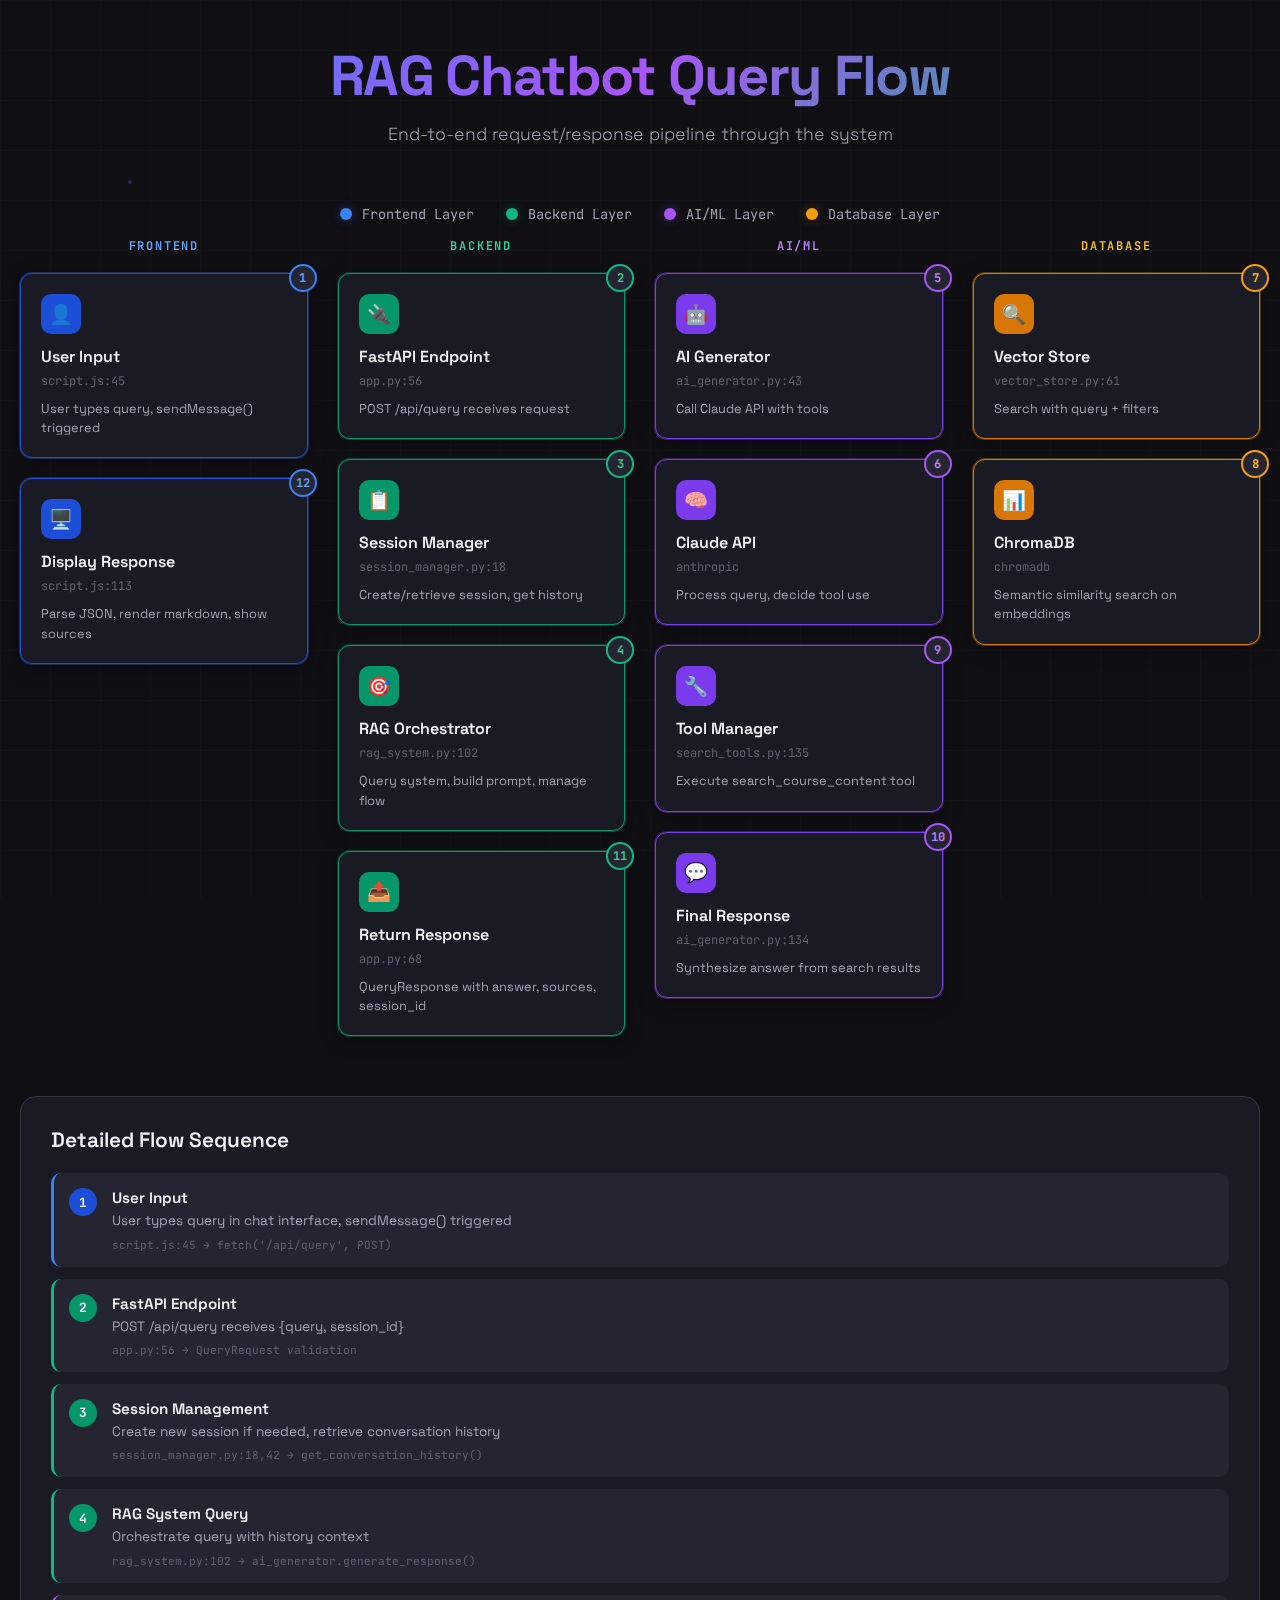
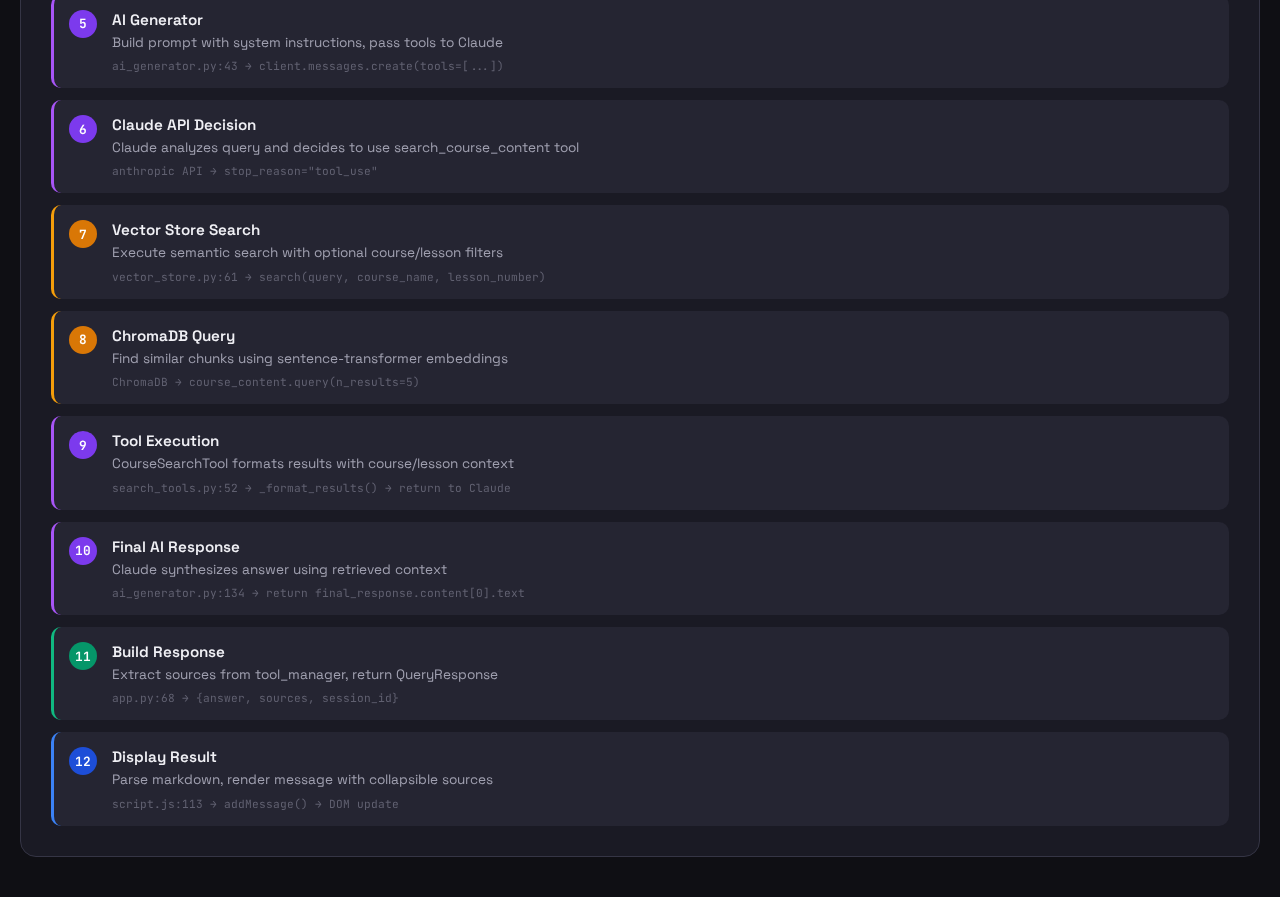
<file: rag_flow_diagram.html>
<!DOCTYPE html>
<html lang="en">
<head>
    <meta charset="UTF-8">
    <meta name="viewport" content="width=device-width, initial-scale=1.0">
    <title>RAG Chatbot - Query Flow Diagram</title>
    <link rel="preconnect" href="https://fonts.googleapis.com">
    <link rel="preconnect" href="https://fonts.gstatic.com" crossorigin>
    <link href="https://fonts.googleapis.com/css2?family=JetBrains+Mono:wght@400;500;600;700&family=Space+Grotesk:wght@300;400;500;600;700&display=swap" rel="stylesheet">
    <style>
        * {
            margin: 0;
            padding: 0;
            box-sizing: border-box;
        }

        :root {
            --color-frontend: #3b82f6;
            --color-frontend-light: #60a5fa;
            --color-frontend-dark: #1d4ed8;
            --color-backend: #10b981;
            --color-backend-light: #34d399;
            --color-backend-dark: #059669;
            --color-ai: #a855f7;
            --color-ai-light: #c084fc;
            --color-ai-dark: #7c3aed;
            --color-db: #f59e0b;
            --color-db-light: #fbbf24;
            --color-db-dark: #d97706;
            --bg-primary: #0f0f14;
            --bg-secondary: #1a1a24;
            --bg-tertiary: #252532;
            --text-primary: #f0f0f5;
            --text-secondary: #a0a0b0;
            --text-muted: #606070;
            --border-color: #353545;
            --glow-frontend: rgba(59, 130, 246, 0.3);
            --glow-backend: rgba(16, 185, 129, 0.3);
            --glow-ai: rgba(168, 85, 247, 0.3);
            --glow-db: rgba(245, 158, 11, 0.3);
        }

        body {
            font-family: 'Space Grotesk', sans-serif;
            background: var(--bg-primary);
            color: var(--text-primary);
            min-height: 100vh;
            overflow-x: auto;
            padding: 40px 20px;
        }

        .container {
            max-width: 1600px;
            margin: 0 auto;
        }

        .header {
            text-align: center;
            margin-bottom: 60px;
        }

        .header h1 {
            font-size: clamp(2rem, 5vw, 3.5rem);
            font-weight: 700;
            letter-spacing: -0.03em;
            background: linear-gradient(135deg, var(--color-frontend), var(--color-ai), var(--color-backend));
            -webkit-background-clip: text;
            -webkit-text-fill-color: transparent;
            background-clip: text;
            margin-bottom: 12px;
        }

        .header p {
            color: var(--text-secondary);
            font-size: 1.1rem;
            font-weight: 300;
        }

        .legend {
            display: flex;
            justify-content: center;
            gap: 32px;
            margin-bottom: 50px;
            flex-wrap: wrap;
        }

        .legend-item {
            display: flex;
            align-items: center;
            gap: 10px;
            font-family: 'JetBrains Mono', monospace;
            font-size: 0.85rem;
            color: var(--text-secondary);
        }

        .legend-dot {
            width: 12px;
            height: 12px;
            border-radius: 50%;
        }

        .legend-dot.frontend { background: var(--color-frontend); box-shadow: 0 0 12px var(--glow-frontend); }
        .legend-dot.backend { background: var(--color-backend); box-shadow: 0 0 12px var(--glow-backend); }
        .legend-dot.ai { background: var(--color-ai); box-shadow: 0 0 12px var(--glow-ai); }
        .legend-dot.db { background: var(--color-db); box-shadow: 0 0 12px var(--glow-db); }

        .diagram {
            display: grid;
            grid-template-columns: repeat(4, 1fr);
            gap: 30px;
            position: relative;
        }

        .layer {
            display: flex;
            flex-direction: column;
            gap: 20px;
            position: relative;
        }

        .layer-label {
            position: absolute;
            top: -35px;
            left: 50%;
            transform: translateX(-50%);
            font-family: 'JetBrains Mono', monospace;
            font-size: 0.75rem;
            font-weight: 600;
            text-transform: uppercase;
            letter-spacing: 0.15em;
            white-space: nowrap;
        }

        .layer-label.frontend { color: var(--color-frontend-light); }
        .layer-label.backend { color: var(--color-backend-light); }
        .layer-label.ai { color: var(--color-ai-light); }
        .layer-label.db { color: var(--color-db-light); }

        .node {
            background: var(--bg-secondary);
            border: 1px solid var(--border-color);
            border-radius: 12px;
            padding: 20px;
            position: relative;
            transition: all 0.3s ease;
            cursor: pointer;
        }

        .node:hover {
            transform: translateY(-2px);
        }

        .node.frontend {
            border-color: var(--color-frontend-dark);
            box-shadow: 0 0 0 1px var(--glow-frontend), 0 4px 20px rgba(0,0,0,0.3);
        }

        .node.frontend:hover {
            box-shadow: 0 0 0 1px var(--color-frontend), 0 0 30px var(--glow-frontend);
        }

        .node.backend {
            border-color: var(--color-backend-dark);
            box-shadow: 0 0 0 1px var(--glow-backend), 0 4px 20px rgba(0,0,0,0.3);
        }

        .node.backend:hover {
            box-shadow: 0 0 0 1px var(--color-backend), 0 0 30px var(--glow-backend);
        }

        .node.ai {
            border-color: var(--color-ai-dark);
            box-shadow: 0 0 0 1px var(--glow-ai), 0 4px 20px rgba(0,0,0,0.3);
        }

        .node.ai:hover {
            box-shadow: 0 0 0 1px var(--color-ai), 0 0 30px var(--glow-ai);
        }

        .node.db {
            border-color: var(--color-db-dark);
            box-shadow: 0 0 0 1px var(--glow-db), 0 4px 20px rgba(0,0,0,0.3);
        }

        .node.db:hover {
            box-shadow: 0 0 0 1px var(--color-db), 0 0 30px var(--glow-db);
        }

        .node-icon {
            width: 40px;
            height: 40px;
            border-radius: 10px;
            display: flex;
            align-items: center;
            justify-content: center;
            margin-bottom: 12px;
            font-size: 1.2rem;
        }

        .node.frontend .node-icon { background: var(--color-frontend-dark); }
        .node.backend .node-icon { background: var(--color-backend-dark); }
        .node.ai .node-icon { background: var(--color-ai-dark); }
        .node.db .node-icon { background: var(--color-db-dark); }

        .node-title {
            font-weight: 600;
            font-size: 1rem;
            margin-bottom: 6px;
            color: var(--text-primary);
        }

        .node-file {
            font-family: 'JetBrains Mono', monospace;
            font-size: 0.75rem;
            color: var(--text-muted);
            margin-bottom: 10px;
        }

        .node-desc {
            font-size: 0.8rem;
            color: var(--text-secondary);
            line-height: 1.5;
        }

        .step-number {
            position: absolute;
            top: -10px;
            right: -10px;
            width: 28px;
            height: 28px;
            border-radius: 50%;
            background: var(--bg-tertiary);
            border: 2px solid var(--border-color);
            display: flex;
            align-items: center;
            justify-content: center;
            font-family: 'JetBrains Mono', monospace;
            font-size: 0.75rem;
            font-weight: 600;
        }

        .step-number.frontend { border-color: var(--color-frontend); color: var(--color-frontend-light); }
        .step-number.backend { border-color: var(--color-backend); color: var(--color-backend-light); }
        .step-number.ai { border-color: var(--color-ai); color: var(--color-ai-light); }
        .step-number.db { border-color: var(--color-db); color: var(--color-db-light); }

        .arrows {
            position: absolute;
            top: 0;
            left: 0;
            width: 100%;
            height: 100%;
            pointer-events: none;
            z-index: -1;
        }

        .arrow-line {
            fill: none;
            stroke: var(--border-color);
            stroke-width: 2;
            stroke-dasharray: 5 5;
            animation: flow 1s linear infinite;
        }

        .arrow-line.request {
            stroke: var(--color-frontend);
            stroke-dasharray: none;
        }

        .arrow-line.response {
            stroke: var(--color-backend);
            stroke-dasharray: none;
        }

        @keyframes flow {
            to {
                stroke-dashoffset: -10;
            }
        }

        .connection-info {
            position: absolute;
            font-family: 'JetBrains Mono', monospace;
            font-size: 0.65rem;
            color: var(--text-muted);
            background: var(--bg-primary);
            padding: 2px 6px;
            border-radius: 4px;
            white-space: nowrap;
        }

        .data-flow {
            margin-top: 60px;
            background: var(--bg-secondary);
            border: 1px solid var(--border-color);
            border-radius: 16px;
            padding: 30px;
        }

        .data-flow h2 {
            font-size: 1.3rem;
            font-weight: 600;
            margin-bottom: 20px;
            color: var(--text-primary);
        }

        .flow-steps {
            display: flex;
            flex-direction: column;
            gap: 12px;
        }

        .flow-step {
            display: flex;
            align-items: flex-start;
            gap: 15px;
            padding: 15px;
            background: var(--bg-tertiary);
            border-radius: 10px;
            border-left: 3px solid;
        }

        .flow-step.frontend { border-color: var(--color-frontend); }
        .flow-step.backend { border-color: var(--color-backend); }
        .flow-step.ai { border-color: var(--color-ai); }
        .flow-step.db { border-color: var(--color-db); }

        .flow-step-number {
            width: 28px;
            height: 28px;
            border-radius: 50%;
            display: flex;
            align-items: center;
            justify-content: center;
            font-family: 'JetBrains Mono', monospace;
            font-size: 0.8rem;
            font-weight: 600;
            flex-shrink: 0;
        }

        .flow-step.frontend .flow-step-number { background: var(--color-frontend-dark); color: white; }
        .flow-step.backend .flow-step-number { background: var(--color-backend-dark); color: white; }
        .flow-step.ai .flow-step-number { background: var(--color-ai-dark); color: white; }
        .flow-step.db .flow-step-number { background: var(--color-db-dark); color: white; }

        .flow-step-content {
            flex: 1;
        }

        .flow-step-title {
            font-weight: 600;
            font-size: 0.95rem;
            margin-bottom: 4px;
            color: var(--text-primary);
        }

        .flow-step-desc {
            font-size: 0.85rem;
            color: var(--text-secondary);
            line-height: 1.5;
        }

        .flow-step-file {
            font-family: 'JetBrains Mono', monospace;
            font-size: 0.7rem;
            color: var(--text-muted);
            margin-top: 6px;
        }

        @media (max-width: 1200px) {
            .diagram {
                grid-template-columns: repeat(2, 1fr);
            }
        }

        @media (max-width: 768px) {
            .diagram {
                grid-template-columns: 1fr;
            }

            .legend {
                gap: 16px;
            }
        }

        /* Animated background */
        .bg-grid {
            position: fixed;
            top: 0;
            left: 0;
            width: 100%;
            height: 100%;
            background-image:
                linear-gradient(rgba(255,255,255,0.02) 1px, transparent 1px),
                linear-gradient(90deg, rgba(255,255,255,0.02) 1px, transparent 1px);
            background-size: 50px 50px;
            pointer-events: none;
            z-index: -1;
        }

        /* Floating particles */
        .particle {
            position: fixed;
            width: 4px;
            height: 4px;
            background: var(--color-frontend);
            border-radius: 50%;
            opacity: 0.3;
            animation: float 15s infinite ease-in-out;
            pointer-events: none;
        }

        @keyframes float {
            0%, 100% { transform: translate(0, 0); }
            25% { transform: translate(100px, -50px); }
            50% { transform: translate(-50px, 100px); }
            75% { transform: translate(50px, 50px); }
        }
    </style>
</head>
<body>
    <div class="bg-grid"></div>
    <div class="particle" style="top: 20%; left: 10%;"></div>
    <div class="particle" style="top: 60%; left: 80%; animation-delay: -5s;"></div>
    <div class="particle" style="top: 80%; left: 30%; animation-delay: -10s;"></div>

    <div class="container">
        <header class="header">
            <h1>RAG Chatbot Query Flow</h1>
            <p>End-to-end request/response pipeline through the system</p>
        </header>

        <div class="legend">
            <div class="legend-item">
                <div class="legend-dot frontend"></div>
                <span>Frontend Layer</span>
            </div>
            <div class="legend-item">
                <div class="legend-dot backend"></div>
                <span>Backend Layer</span>
            </div>
            <div class="legend-item">
                <div class="legend-dot ai"></div>
                <span>AI/ML Layer</span>
            </div>
            <div class="legend-item">
                <div class="legend-dot db"></div>
                <span>Database Layer</span>
            </div>
        </div>

        <div class="diagram">
            <!-- Frontend Layer -->
            <div class="layer">
                <div class="layer-label frontend">Frontend</div>
                <div class="node frontend">
                    <div class="step-number frontend">1</div>
                    <div class="node-icon">👤</div>
                    <div class="node-title">User Input</div>
                    <div class="node-file">script.js:45</div>
                    <div class="node-desc">User types query, sendMessage() triggered</div>
                </div>
                <div class="node frontend">
                    <div class="step-number frontend">12</div>
                    <div class="node-icon">🖥️</div>
                    <div class="node-title">Display Response</div>
                    <div class="node-file">script.js:113</div>
                    <div class="node-desc">Parse JSON, render markdown, show sources</div>
                </div>
            </div>

            <!-- Backend Layer -->
            <div class="layer">
                <div class="layer-label backend">Backend</div>
                <div class="node backend">
                    <div class="step-number backend">2</div>
                    <div class="node-icon">🔌</div>
                    <div class="node-title">FastAPI Endpoint</div>
                    <div class="node-file">app.py:56</div>
                    <div class="node-desc">POST /api/query receives request</div>
                </div>
                <div class="node backend">
                    <div class="step-number backend">3</div>
                    <div class="node-icon">📋</div>
                    <div class="node-title">Session Manager</div>
                    <div class="node-file">session_manager.py:18</div>
                    <div class="node-desc">Create/retrieve session, get history</div>
                </div>
                <div class="node backend">
                    <div class="step-number backend">4</div>
                    <div class="node-icon">🎯</div>
                    <div class="node-title">RAG Orchestrator</div>
                    <div class="node-file">rag_system.py:102</div>
                    <div class="node-desc">Query system, build prompt, manage flow</div>
                </div>
                <div class="node backend">
                    <div class="step-number backend">11</div>
                    <div class="node-icon">📤</div>
                    <div class="node-title">Return Response</div>
                    <div class="node-file">app.py:68</div>
                    <div class="node-desc">QueryResponse with answer, sources, session_id</div>
                </div>
            </div>

            <!-- AI/ML Layer -->
            <div class="layer">
                <div class="layer-label ai">AI/ML</div>
                <div class="node ai">
                    <div class="step-number ai">5</div>
                    <div class="node-icon">🤖</div>
                    <div class="node-title">AI Generator</div>
                    <div class="node-file">ai_generator.py:43</div>
                    <div class="node-desc">Call Claude API with tools</div>
                </div>
                <div class="node ai">
                    <div class="step-number ai">6</div>
                    <div class="node-icon">🧠</div>
                    <div class="node-title">Claude API</div>
                    <div class="node-file">anthropic</div>
                    <div class="node-desc">Process query, decide tool use</div>
                </div>
                <div class="node ai">
                    <div class="step-number ai">9</div>
                    <div class="node-icon">🔧</div>
                    <div class="node-title">Tool Manager</div>
                    <div class="node-file">search_tools.py:135</div>
                    <div class="node-desc">Execute search_course_content tool</div>
                </div>
                <div class="node ai">
                    <div class="step-number ai">10</div>
                    <div class="node-icon">💬</div>
                    <div class="node-title">Final Response</div>
                    <div class="node-file">ai_generator.py:134</div>
                    <div class="node-desc">Synthesize answer from search results</div>
                </div>
            </div>

            <!-- Database Layer -->
            <div class="layer">
                <div class="layer-label db">Database</div>
                <div class="node db">
                    <div class="step-number db">7</div>
                    <div class="node-icon">🔍</div>
                    <div class="node-title">Vector Store</div>
                    <div class="node-file">vector_store.py:61</div>
                    <div class="node-desc">Search with query + filters</div>
                </div>
                <div class="node db">
                    <div class="step-number db">8</div>
                    <div class="node-icon">📊</div>
                    <div class="node-title">ChromaDB</div>
                    <div class="node-file">chromadb</div>
                    <div class="node-desc">Semantic similarity search on embeddings</div>
                </div>
            </div>
        </div>

        <div class="data-flow">
            <h2>Detailed Flow Sequence</h2>
            <div class="flow-steps">
                <div class="flow-step frontend">
                    <div class="flow-step-number">1</div>
                    <div class="flow-step-content">
                        <div class="flow-step-title">User Input</div>
                        <div class="flow-step-desc">User types query in chat interface, sendMessage() triggered</div>
                        <div class="flow-step-file">script.js:45 → fetch('/api/query', POST)</div>
                    </div>
                </div>

                <div class="flow-step backend">
                    <div class="flow-step-number">2</div>
                    <div class="flow-step-content">
                        <div class="flow-step-title">FastAPI Endpoint</div>
                        <div class="flow-step-desc">POST /api/query receives {query, session_id}</div>
                        <div class="flow-step-file">app.py:56 → QueryRequest validation</div>
                    </div>
                </div>

                <div class="flow-step backend">
                    <div class="flow-step-number">3</div>
                    <div class="flow-step-content">
                        <div class="flow-step-title">Session Management</div>
                        <div class="flow-step-desc">Create new session if needed, retrieve conversation history</div>
                        <div class="flow-step-file">session_manager.py:18,42 → get_conversation_history()</div>
                    </div>
                </div>

                <div class="flow-step backend">
                    <div class="flow-step-number">4</div>
                    <div class="flow-step-content">
                        <div class="flow-step-title">RAG System Query</div>
                        <div class="flow-step-desc">Orchestrate query with history context</div>
                        <div class="flow-step-file">rag_system.py:102 → ai_generator.generate_response()</div>
                    </div>
                </div>

                <div class="flow-step ai">
                    <div class="flow-step-number">5</div>
                    <div class="flow-step-content">
                        <div class="flow-step-title">AI Generator</div>
                        <div class="flow-step-desc">Build prompt with system instructions, pass tools to Claude</div>
                        <div class="flow-step-file">ai_generator.py:43 → client.messages.create(tools=[...])</div>
                    </div>
                </div>

                <div class="flow-step ai">
                    <div class="flow-step-number">6</div>
                    <div class="flow-step-content">
                        <div class="flow-step-title">Claude API Decision</div>
                        <div class="flow-step-desc">Claude analyzes query and decides to use search_course_content tool</div>
                        <div class="flow-step-file">anthropic API → stop_reason="tool_use"</div>
                    </div>
                </div>

                <div class="flow-step db">
                    <div class="flow-step-number">7</div>
                    <div class="flow-step-content">
                        <div class="flow-step-title">Vector Store Search</div>
                        <div class="flow-step-desc">Execute semantic search with optional course/lesson filters</div>
                        <div class="flow-step-file">vector_store.py:61 → search(query, course_name, lesson_number)</div>
                    </div>
                </div>

                <div class="flow-step db">
                    <div class="flow-step-number">8</div>
                    <div class="flow-step-content">
                        <div class="flow-step-title">ChromaDB Query</div>
                        <div class="flow-step-desc">Find similar chunks using sentence-transformer embeddings</div>
                        <div class="flow-step-file">ChromaDB → course_content.query(n_results=5)</div>
                    </div>
                </div>

                <div class="flow-step ai">
                    <div class="flow-step-number">9</div>
                    <div class="flow-step-content">
                        <div class="flow-step-title">Tool Execution</div>
                        <div class="flow-step-desc">CourseSearchTool formats results with course/lesson context</div>
                        <div class="flow-step-file">search_tools.py:52 → _format_results() → return to Claude</div>
                    </div>
                </div>

                <div class="flow-step ai">
                    <div class="flow-step-number">10</div>
                    <div class="flow-step-content">
                        <div class="flow-step-title">Final AI Response</div>
                        <div class="flow-step-desc">Claude synthesizes answer using retrieved context</div>
                        <div class="flow-step-file">ai_generator.py:134 → return final_response.content[0].text</div>
                    </div>
                </div>

                <div class="flow-step backend">
                    <div class="flow-step-number">11</div>
                    <div class="flow-step-content">
                        <div class="flow-step-title">Build Response</div>
                        <div class="flow-step-desc">Extract sources from tool_manager, return QueryResponse</div>
                        <div class="flow-step-file">app.py:68 → {answer, sources, session_id}</div>
                    </div>
                </div>

                <div class="flow-step frontend">
                    <div class="flow-step-number">12</div>
                    <div class="flow-step-content">
                        <div class="flow-step-title">Display Result</div>
                        <div class="flow-step-desc">Parse markdown, render message with collapsible sources</div>
                        <div class="flow-step-file">script.js:113 → addMessage() → DOM update</div>
                    </div>
                </div>
            </div>
        </div>
    </div>

    <script>
        // Add hover effects and interactivity
        document.querySelectorAll('.node').forEach(node => {
            node.addEventListener('mouseenter', () => {
                // Find all nodes in same layer and dim them
                const layer = node.closest('.layer');
                if (layer) {
                    layer.querySelectorAll('.node').forEach(n => {
                        if (n !== node) n.style.opacity = '0.5';
                    });
                }
            });

            node.addEventListener('mouseleave', () => {
                // Restore opacity
                const layer = node.closest('.layer');
                if (layer) {
                    layer.querySelectorAll('.node').forEach(n => {
                        n.style.opacity = '1';
                    });
                }
            });
        });
    </script>
</body>
</html>
</file>
